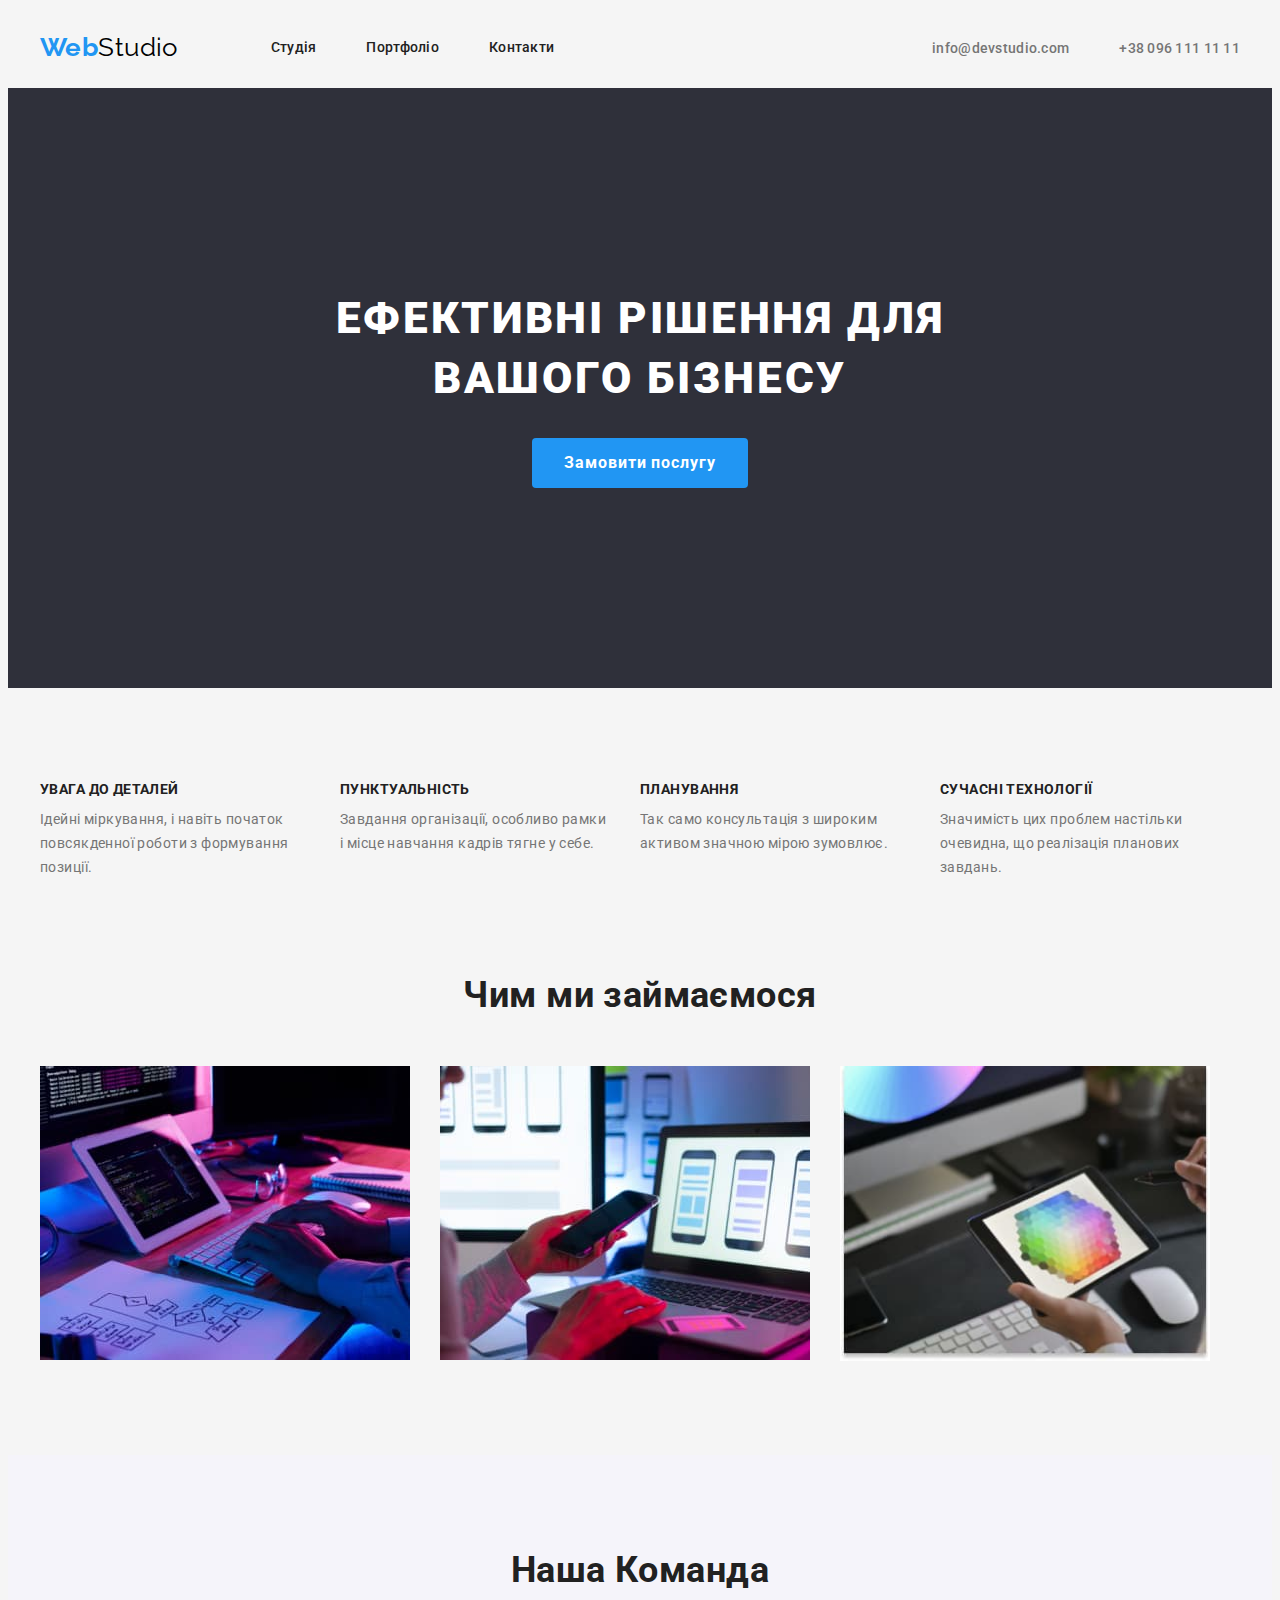
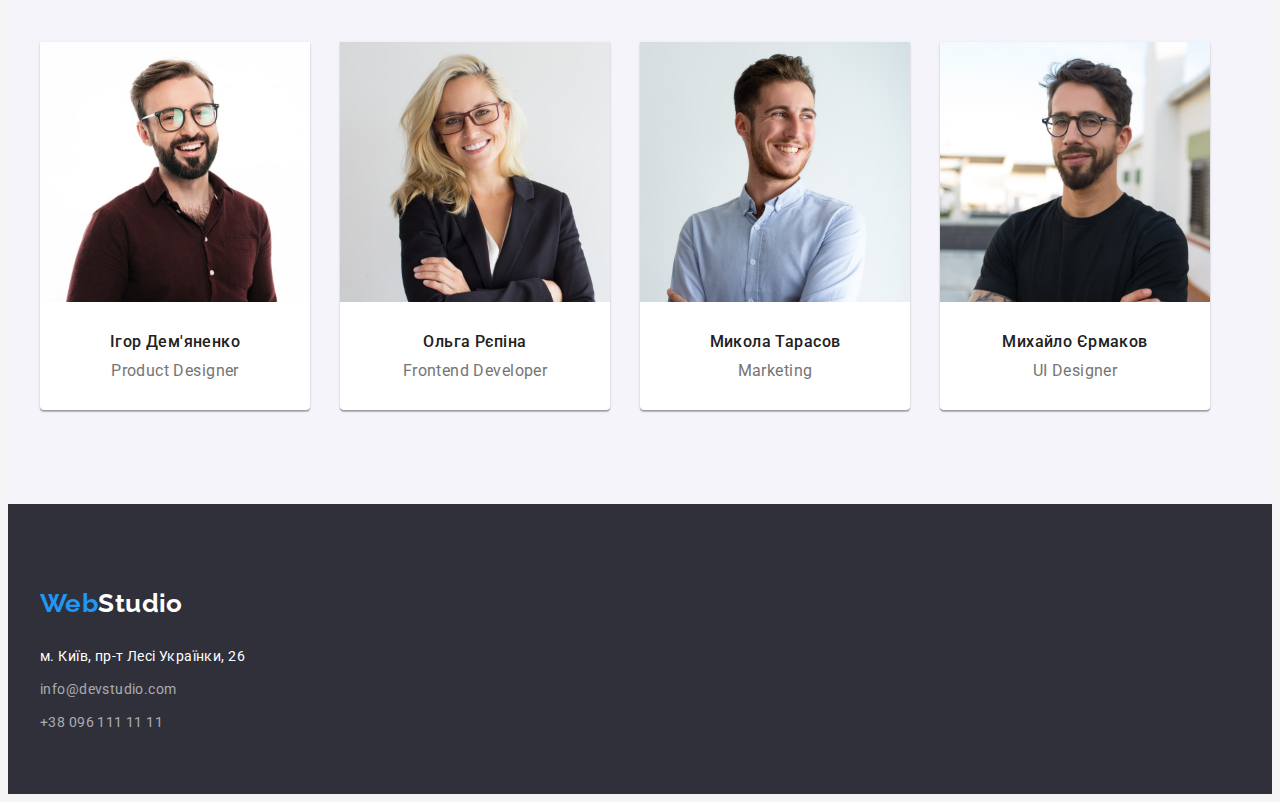
<file: index.html>
<!DOCTYPE html>
<html lang="uk">
  <head>
    <meta charset="UTF-8" />
    <meta http-equiv="X-UA-Compatible" content="IE=edge" />
    <meta name="viewport" content="width=device-width, initial-scale=1.0" />
    <title>WebStudio</title>

    <!--Fonts-->
    <link rel="preconnect" href="https://fonts.googleapis.com" />
    <link rel="preconnect" href="https://fonts.gstatic.com" crossorigin />
    <link
      href="https://fonts.googleapis.com/css2?family=Raleway:wght@700&family=Roboto:wght@400;500;700;900&display=swap"
      rel="stylesheet"
    />
    <!-- Modern normalize-->
    <link
      rel="stylesheet"
      href="https://cdnjs.cloudflare.com/ajax/libs/modern-normalize/1.1.0/modern-normalize.min.css"
      integrity="sha512-wpPYUAdjBVSE4KJnH1VR1HeZfpl1ub8YT/NKx4PuQ5NmX2tKuGu6U/JRp5y+Y8XG2tV+wKQpNHVUX03MfMFn9Q=="
      crossorigin="anonymous"
      referrerpolicy="no-referrer"
    />

    <!--Custom styles-->
    <link rel="stylesheet" href="./css/styles.css" />
  </head>
  <body class="page">
    <!--Шапка сайту-->
    <header class="header-page">
      <div class="container header-container">
        <a class="logo" href="./index.html"
          >Web<span class="logo-header">Studio</span></a
        >
        <nav class="site-nav">
          <ul class="list-nav list">
            <li class="list-item header-item">
              <a class="link-nav" href="./index.html">Студія</a>
            </li>
            <li class="list-item header-item">
              <a class="link-nav" href="./portfolio.html">Портфоліо</a>
            </li>
            <li class="list-item header-item">
              <a class="link-nav" href="">Контакти</a>
            </li>
          </ul>
        </nav>

        <ul class="header-group list">
          <li class="list-item">
            <a class="link-contact" href="mailto:info@devstudio.com"
              >info@devstudio.com</a
            >
          </li>
          <li class="list-item">
            <a class="link-contact" href="tel:+38 096 111 11 11"
              >+38 096 111 11 11</a
            >
          </li>
        </ul>
      </div>
    </header>

    <!--Секція hero-->
    <main>
      <section class="hero">
        <div class="container hero-container">
          <h1 class="title">Ефективні рішення для вашого бізнесу</h1>
          <button class="btn-hero" type="button">Замовити послугу</button>
        </div>
      </section>

      <!--Особливості-->
      <section class="features section">
        <div class="container">
          <h2 hidden class="section-title">Особливості</h2>
          <ul class="list list-features">
            <li class="list-item features-item">
              <h3 class="subtitle">УВАГА ДО ДЕТАЛЕЙ</h3>
              <p class="desk">
                Ідейні міркування, і навіть початок повсякденної роботи з
                формування позиції.
              </p>
            </li>
            <li class="list-item features-item">
              <h3 class="subtitle">ПУНКТУАЛЬНІСТЬ</h3>
              <p class="desk">
                Завдання організації, особливо рамки і місце навчання кадрів
                тягне у себе.
              </p>
            </li>
            <li class="list-item features-item">
              <h3 class="subtitle">ПЛАНУВАННЯ</h3>
              <p class="desk">
                Так само консультація з широким активом значною мірою зумовлює.
              </p>
            </li>
            <li class="list-item features-item">
              <h3 class="subtitle">СУЧАСНІ ТЕХНОЛОГІЇ</h3>
              <p class="desk">
                Значимість цих проблем настільки очевидна, що реалізація
                планових завдань.
              </p>
            </li>
          </ul>
        </div>
      </section>

      <!--Секція з картинками-->
      <section class="services section">
        <div class="container">
          <h2 class="section-title">Чим ми займаємося</h2>
          <ul class="list services-list">
            <li class="list-item services-item">
              <img
                class="img"
                src="./images/box1.jpg"
                alt="розробка"
                width="370"
              />
            </li>
            <li class="list-item services-item">
              <img
                class="img"
                src="./images/box2.jpg"
                alt="оптимізація"
                width="370"
              />
            </li>
            <li class="list-item services-item">
              <img
                class="img"
                src="./images/box3.jpg"
                alt="дизайн"
                width="370"
              />
            </li>
          </ul>
        </div>
      </section>

      <!--Наша команда-->
      <section class="team section">
        <div class="container">
          <h2 class="section-title">Наша Команда</h2>
          <ul class="list team-list">
            <li class="team-item">
              <img
                class="img"
                src="./images/img1.jpg"
                alt="фото продакт дизайнера"
                width="270"
              />
              <div class="card">
                <h3 class="team-name">Ігор Дем'яненко</h3>
                <p class="team-position">Product Designer</p>
              </div>
            </li>
            <li class="team-item">
              <img
                class="img"
                src="./images/img2.jpg"
                alt="фото фронтендера"
                width="270"
              />
              <div class="card">
                <h3 class="team-name">Ольга Рєпіна</h3>
                <p class="team-position">Frontend Developer</p>
              </div>
            </li>
            <li class="team-item">
              <img
                class="img"
                src="./images/img3.jpg"
                alt="фото маркетолога"
                width="270"
              />
              <div class="card">
                <h3 class="team-name">Микола Тарасов</h3>
                <p class="team-position">Marketing</p>
              </div>
            </li>
            <li class="team-item">
              <img
                class="img"
                src="./images/img4.jpg"
                alt="фото дизайнера"
                width="270"
              />
              <div class="card">
                <h3 class="team-name">Михайло Єрмаков</h3>
                <p class="team-position">UI Designer</p>
              </div>
            </li>
          </ul>
        </div>
      </section>
    </main>

    <footer class="footer">
      <div class="container footer-container">
        <a class="logo" href="./index.html"
          >Web<span class="logo-accent">Studio</span></a
        >
        <address>
          <ul class="contacts-list">
            <li class="list-item contact-address">
              <a class="address" href="address:м. Київ, пр-т Лесі Українки, 26">
                м. Київ, пр-т Лесі Українки, 26
              </a>
            </li>
            <li class="list-item contact-mail">
              <a class="contacts link-nav" href="mailto:info@devstudio.com">
                info@devstudio.com
              </a>
            </li>
            <li class="list-item">
              <a class="contacts link-nav" href="tel:+38 096 111 11 11">
                +38 096 111 11 11</a
              >
            </li>
          </ul>
        </address>
      </div>
    </footer>
  </body>
</html>
</file>
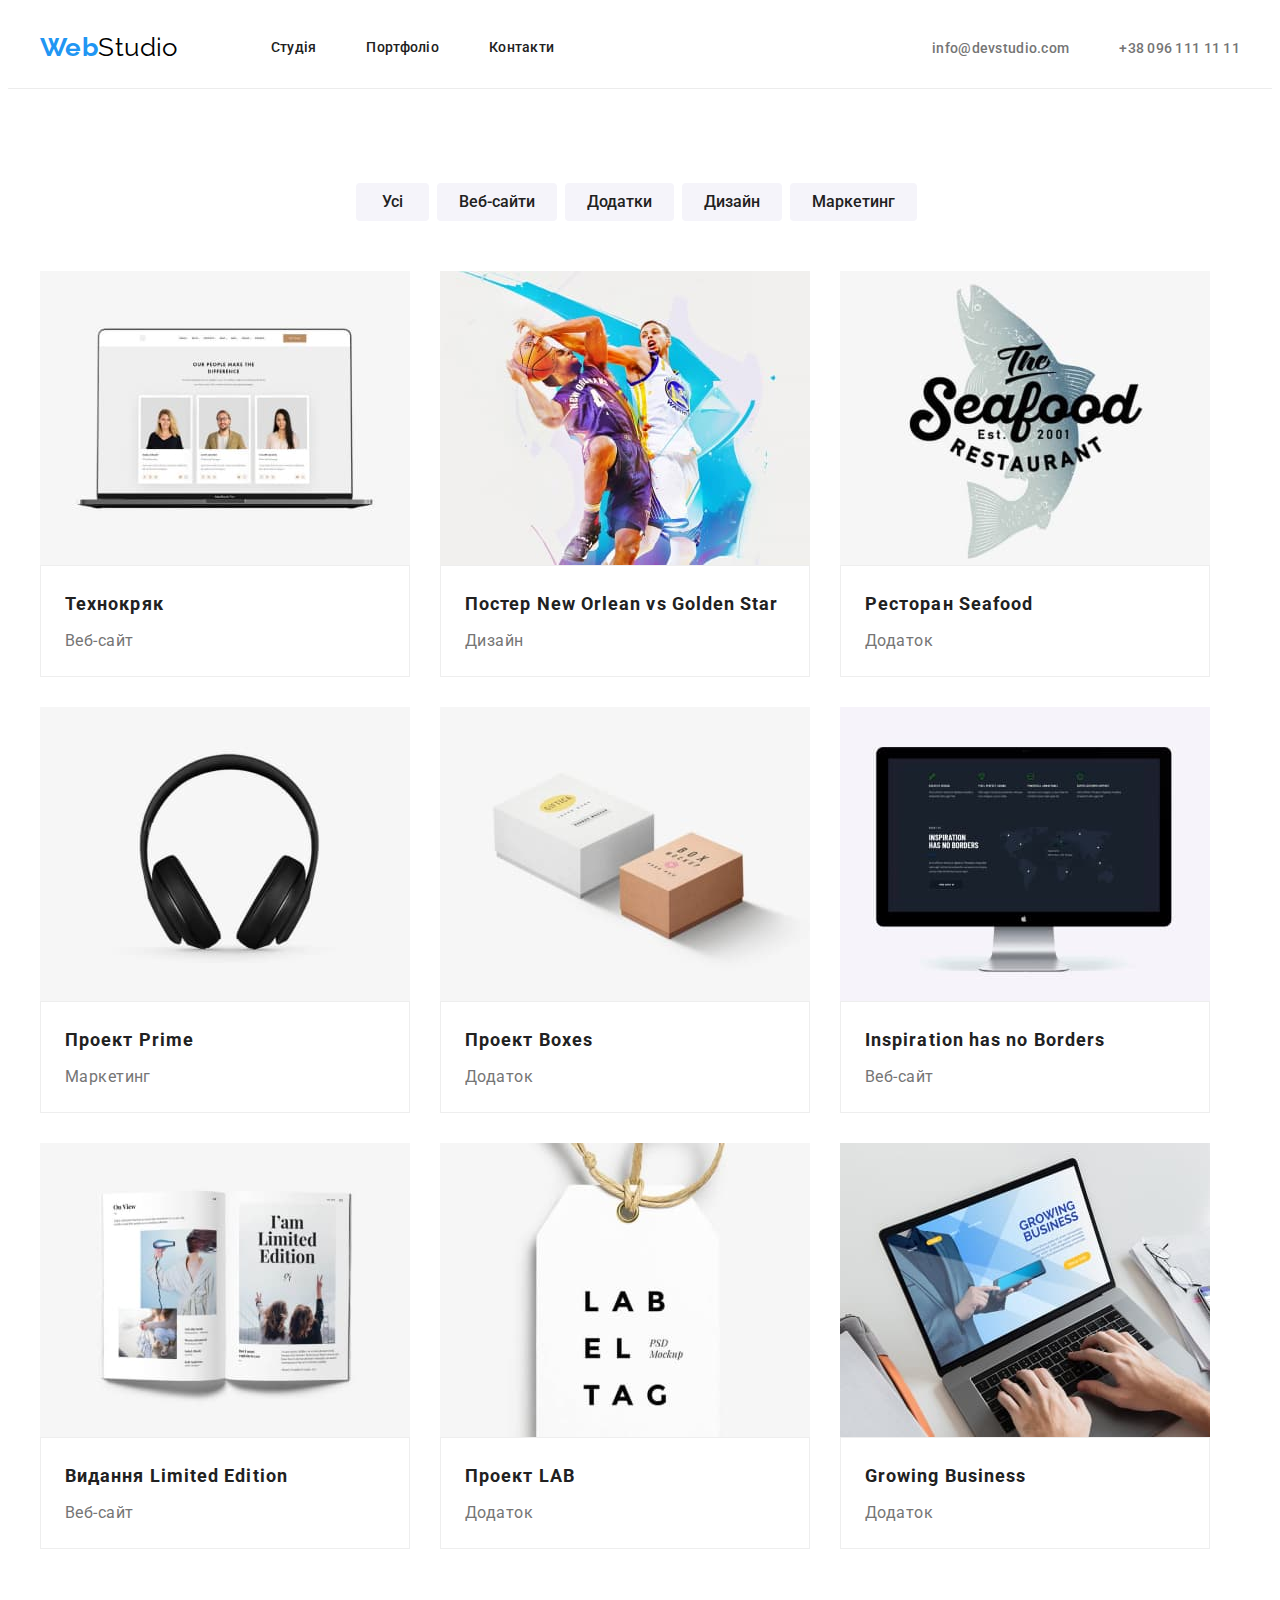
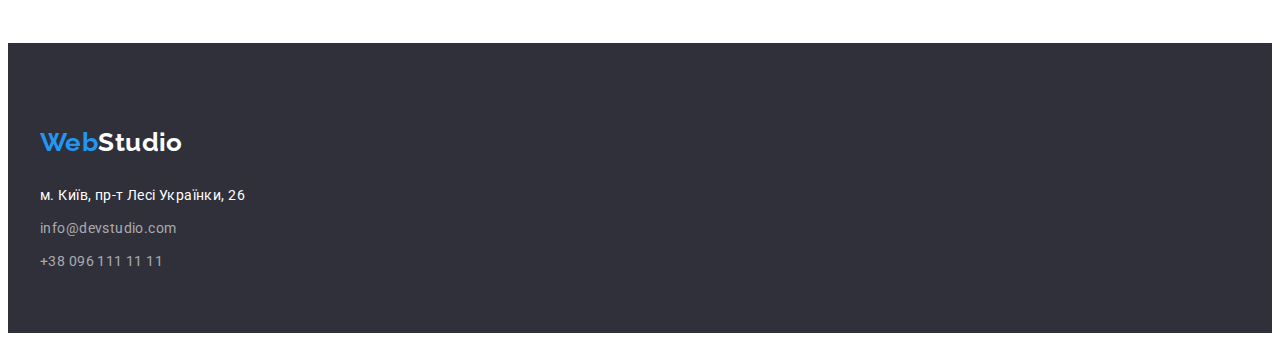
<file: portfolio.html>
<!DOCTYPE html>
<html lang="uk">
  <head>
    <meta charset="UTF-8" />
    <meta http-equiv="X-UA-Compatible" content="IE=edge" />
    <meta name="viewport" content="width=device-width, initial-scale=1.0" />
    <title>Portfolio</title>

    <!--Fonts-->
    <link rel="preconnect" href="https://fonts.googleapis.com" />
    <link rel="preconnect" href="https://fonts.gstatic.com" crossorigin />
    <link
      href="https://fonts.googleapis.com/css2?family=Raleway:wght@700&family=Roboto:wght@400;500;700;900&display=swap"
      rel="stylesheet"
    />

    <!-- Modern normalize-->
    <link
      rel="stylesheet"
      href="https://cdnjs.cloudflare.com/ajax/libs/modern-normalize/1.1.0/modern-normalize.min.css"
      integrity="sha512-wpPYUAdjBVSE4KJnH1VR1HeZfpl1ub8YT/NKx4PuQ5NmX2tKuGu6U/JRp5y+Y8XG2tV+wKQpNHVUX03MfMFn9Q=="
      crossorigin="anonymous"
      referrerpolicy="no-referrer"
    />

    <!--Custom styles-->
    <link rel="stylesheet" href="./css/styles.css" />
  </head>
  <body class="page page-body">
    <!--Шапка сайту-->
    <header class="header">
      <div class="container header-container">
        <a class="logo" href="./index.html"
          >Web<span class="logo-header">Studio</span></a
        >
        <nav class="site-nav">
          <ul class="list-nav list">
            <li class="list-item header-item">
              <a class="link-nav" href="./index.html">Студія</a>
            </li>
            <li class="list-item header-item">
              <a class="link-nav" href="./portfolio.html">Портфоліо</a>
            </li>
            <li class="list-item header-item">
              <a class="link-nav" href="">Контакти</a>
            </li>
          </ul>
        </nav>

        <ul class="header-group list">
          <li class="list-item">
            <a class="link-contact" href="mailto:info@devstudio.com"
              >info@devstudio.com</a
            >
          </li>
          <li class="list-item">
            <a class="link-contact" href="tel:+38 096 111 11 11"
              >+38 096 111 11 11</a
            >
          </li>
        </ul>
      </div>
    </header>

    <main>
      <section class="projects section">
        <div class="container">
          <h1 hidden>Можливості</h1>
          <ul class="filters list">
            <li class="list-item">
              <button class="btn-filter" type="button">Усі</button>
            </li>
            <li class="list-item">
              <button class="btn-filter" type="button">Веб-сайти</button>
            </li>
            <li class="list-item">
              <button class="btn-filter" type="button">Додатки</button>
            </li>
            <li class="list-item">
              <button class="btn-filter" type="button">Дизайн</button>
            </li>
            <li class="list-item">
              <button class="btn-filter" type="button">Маркетинг</button>
            </li>
          </ul>

          <ul class="works list">
            <li class="work-list">
              <img src="./images2/img1.jpg" alt="веб-сайт" width="370" />
              <div class="portfolio-cards">
                <h2 class="project-name">Технокряк</h2>
                <p class="work-type">Веб-сайт</p>
              </div>
            </li>
            <li class="work-list">
              <img
                src="./images2/img2.jpg"
                alt="постер з баскетболістами"
                width="370"
              />
              <div class="portfolio-cards">
                <h2 class="project-name">Постер New Orlean vs Golden Star</h2>
                <p class="work-type">Дизайн</p>
              </div>
            </li>
            <li class="work-list">
              <img
                src="./images2/img3.jpg"
                alt="логотип ресторану"
                width="370"
              />
              <div class="portfolio-cards">
                <h2 class="project-name">Ресторан Seafood</h2>
                <p class="work-type">Додаток</p>
              </div>
            </li>
            <li class="work-list">
              <img src="./images2/img4.jpg" alt="навушники" width="370" />
              <div class="portfolio-cards">
                <h2 class="project-name">Проект Prime</h2>
                <p class="work-type">Маркетинг</p>
              </div>
            </li>
            <li class="work-list">
              <img src="./images2/img5.jpg" alt="коробки" width="370" />
              <div class="portfolio-cards">
                <h2 class="project-name">Проект Boxes</h2>
                <p class="work-type">Додаток</p>
              </div>
            </li>
            <li class="work-list">
              <img src="./images2/img6.jpg" alt="сайт" width="370" />
              <div class="portfolio-cards">
                <h2 class="project-name">Inspiration has no Borders</h2>
                <p class="work-type">Веб-сайт</p>
              </div>
            </li>
            <li class="work-list">
              <img src="./images2/img7.jpg" alt="дизайн книги" width="370" />
              <div class="portfolio-cards">
                <h2 class="project-name">Видання Limited Edition</h2>
                <p class="work-type">Веб-сайт</p>
              </div>
            </li>
            <li class="work-list">
              <img src="./images2/img8.jpg" alt="проект лаб" width="370" />
              <div class="portfolio-cards">
                <h2 class="project-name">Проект LAB</h2>
                <p class="work-type">Додаток</p>
              </div>
            </li>
            <li class="work-list">
              <img src="./images2/img9.jpg" alt="додаток" width="370" />
              <div class="portfolio-cards">
                <h2 class="project-name">Growing Business</h2>
                <p class="work-type">Додаток</p>
              </div>
            </li>
          </ul>
        </div>
      </section>
    </main>

    <footer class="footer">
      <div class="container footer-container">
        <a class="logo" href="./index.html"
          >Web<span class="logo-accent">Studio</span></a
        >
        <address>
          <ul class="contacts-list">
            <li class="list-item contact-address">
              <a class="address" href="address:м. Київ, пр-т Лесі Українки, 26">
                м. Київ, пр-т Лесі Українки, 26
              </a>
            </li>
            <li class="list-item contact-mail">
              <a class="contacts link-nav" href="mailto:info@devstudio.com">
                info@devstudio.com
              </a>
            </li>
            <li class="list-item">
              <a class="contacts link-nav" href="tel:+38 096 111 11 11">
                +38 096 111 11 11</a
              >
            </li>
          </ul>
        </address>
      </div>
    </footer>
  </body>
</html>
</file>
<file: css/styles.css>
/* Основной цвет фона F5F5F5 */
/* Вторичный цвет фона 2F303A */
/* Основной цвет текста 212121 */
/* вторичный цвет текста 757575 */
/* доп.цвета лого,хедер голубой:2196F3, черный:000000 */
/* цвет кнопок 2196F3 */
/* цвет кнопок портфолио неакт F5F4FA */

:root {
  /* Fonts */

  --main-font: roboto, sans-serif;
  --logo-font: raleway, sans-serif;

  /* Text colors */

  --primary-color: #212121;
  --secondary-color: #757575;
  --hero-color: #ffffff;

  /* Background colors */

  --primary-bkgcolor: #f5f5f5;
  --secondary-bkgcolor: #2f303a;
  --body-bgk: #f5f5f5;

  /* Others */

  --button-color-hero: #2196f3;
  --button-color: #f5f4fa;
  --link-active: #2196f3;
  --light-bgk: #f5f4fa;
  --button-color-active: #188ce8;
  --logo-header: #000000;
  --contacts-footer: rgba(255, 255, 255, 0.6);
}

.page {
  background-color: var(--body-bgk);
  font-size: 14px;
  font-family: var(--main-font);
  letter-spacing: 0.03em;
  color: var(--primary-color);
}

.container {
  max-width: 1200px;
  padding: 0 15px 0 15px;
  margin-left: auto;
  margin-right: auto;
}

h1,
h2,
h3,
p,
ul {
  margin-top: 0;
  margin-bottom: 0;
  padding: 0;
}

.section {
  padding: 94px 0;
  width: 100%;
}

/* IMAGES */

img {
  display: block;
  max-width: 100%;
  height: auto;
}

/* Header */

.header {
  border-bottom: 1px solid #ececec;
}

.header-group {
  color: var(--secondary-color);
  font-weight: 500;
  line-height: 1.14;
  letter-spacing: 0.02em;
  display: flex;
  align-items: center;
}

.site-nav {
  display: flex;
  align-items: center;
  margin-right: auto;
  margin-left: 0;
}

.header-container {
  display: flex;
  align-items: center;
}

.header-link .header-item {
  display: block;
  align-items: center;
}

.header-item {
  padding-top: 32px;
  padding-bottom: 32px;
}

.header-group .list-item + .list-item {
  margin-left: auto;
  margin-right: 0;
}

.logo {
  font-style: Bold;
  font-size: 26px;
  font-weight: 700;
  color: var(--link-active);
  text-decoration: none;
  font-family: var(--logo-font);
  line-height: 1.19;
  display: block;
  align-items: center;
  padding-top: 24px;
  padding-bottom: 25px;
}

.logo-header {
  color: var(--logo-header);
  font-family: var(--logo-font);
  font-weight: 400;
  line-height: 1.19;
}

.list-nav {
  font-weight: 500;
  line-height: 1.14;
  letter-spacing: 0.02em;
  display: flex;
  min-width: 45px;
  margin-left: 93px;
  margin-right: auto;
}

.link-nav:hover,
.link-nav:focus {
  color: var(--link-active);
}

.link-nav {
  text-decoration: none;
  color: var(--primary-color);
}

.list-nav li {
  margin-right: 50px;
}

.header-group li {
  margin-right: 50px;
}

.list-item,
.list,
.contacts-list,
.btn-list,
.work-list {
  list-style: none;
  font-style: normal;
}

.link-contact:hover,
.link-contact:focus {
  color: var(--link-active);
}

.link-contact {
  font-size: 14px;
  font-weight: 500;
  line-height: calc(16 / 14);
  text-decoration: none;
  letter-spacing: 0.02em;
  color: var(--secondary-color);
  margin-top: 32px;
  margin-bottom: 32px;
}

/* Hero */

.hero {
  background-color: var(--secondary-bkgcolor);
  padding-top: 200px;
  padding-bottom: 200px;
}

.hero-container {
  display: flex;
  text-align: center;
  flex-direction: column;
}

.title {
  color: var(--hero-color);
  font-weight: 900;
  font-size: 44px;
  line-height: calc(60 / 44);
  text-align: center;
  text-transform: uppercase;
  letter-spacing: 0.06em;
  margin-top: 0;
  margin-bottom: 30px;
  width: 696px;
  margin-left: auto;
  margin-right: auto;
}

.btn-hero {
  font-family: inherit;
  background-color: var(--button-color-hero);
  color: var(--hero-color);
  font-weight: 700;
  font-size: 16px;
  line-height: calc(30 / 16);
  text-align: center;
  cursor: pointer;
  letter-spacing: 0.06em;
  border-radius: 4px;
  padding: 10px 32px;
  min-width: 216px;
  min-height: 50px;
  display: block;
  margin-left: auto;
  margin-right: auto;
  border: none;
}

/*Features*/

.features {
  background-color: var(--primary-bkgcolor);
  padding-bottom: 0;
}

.subtitle {
  font-size: 14px;
  line-height: 1.14;
  letter-spacing: 0.03em;
  text-transform: uppercase;
  margin-top: 0;
  margin-bottom: 10px;
}

.features p {
  color: var(--secondary-color);
  font-weight: 400;
  line-height: 1.71;
}

.list-features {
  display: flex;
  gap: 30px;
}

.features-item {
  width: 270px;
}

.desk {
  color: var(--secondary-color);
  font-size: 14px;
  letter-spacing: 0.03em;
}

/*Services*/

.services {
  background-color: var(--primary-bkgcolor);
}

.section-title {
  font-weight: 700;
  font-size: 36px;
  line-height: 1.17;
  text-align: center;
  margin-bottom: 50px;
}

.services-list {
  display: flex;
  gap: 30px;
}

.services-item {
  width: 370px;
}

/*Team*/

.team {
  background-color: var(--light-bgk);
}

.team-list {
  display: flex;
  gap: 30px;
}

.team-item {
  background-color: var(--hero-color);
  width: 270px;
  box-shadow: 0px 1px 3px rgba(0, 0, 0, 0.12), 0px 1px 1px rgba(0, 0, 0, 0.14),
    0px 2px 1px rgba(0, 0, 0, 0.2);
  border-radius: 0px 0px 4px 4px;
}

.card {
  padding-top: 30px;
}

.team-name {
  font-weight: 500;
  font-size: 16px;
  line-height: 1.19;
  text-align: center;
  margin-bottom: 10px;
}

.team-position {
  color: var(--secondary-color);
  font-weight: 400;
  font-size: 16px;
  line-height: 1.19;
  text-align: center;
  padding-bottom: 30px;
}

/*Footer*/

.footer {
  background-color: var(--secondary-bkgcolor);
  padding-top: 60px;
  padding-bottom: 60px;
}

.logo-accent {
  color: var(--hero-color);
  font-family: var(--logo-font);
  line-height: calc(31 / 26);
}

.address {
  font-size: 14px;
  line-height: calc(24 / 14);
  text-decoration: none;
  color: var(--hero-color);
}
.contacts {
  font-size: 14px;
  line-height: calc(24 / 14);
  text-decoration: none;
  color: var(--contacts-footer);
}

.contact-mail {
  margin-bottom: 9px;
}

.contact-address {
  margin-bottom: 9px;
}

/* Portfolio Buttons */

.filters {
  display: flex;
  justify-content: center;
  margin-bottom: 50px;
}

.btn-filter {
  font-family: inherit;
  background-color: var(--button-color);
  color: var(--primary-color);
  font-size: 16px;
  font-weight: 500;
  line-height: calc(26 / 16);
  text-align: center;
  cursor: pointer;
  border: none;
  border-radius: 4px;
  padding: 6px 22px;
  display: inline-block;
  min-width: 73px;
  margin-right: 8px;
}

.btn-filter:hover,
.btn-filter:focus {
  color: var(--hero-color);
  background-color: var(--link-active);
}

/* Portfolio Projects */

.page-body {
  background-color: var(--hero-color);
}

.portfolio-cards {
  background: #ffffff;
  border-top: 1px solid #eeeeee;
  border-bottom: 1px solid #eeeeee;
  border-left: 1px solid #eeeeee;
  border-right: 1px solid #eeeeee;
  padding: 20px 24px 20px 24px;
}

.project-name {
  font-size: 18px;
  font-weight: 700;
  line-height: calc(36 / 18);
  letter-spacing: 0.06em;
  color: var(--primary-color);
}

.work-type {
  color: var(--secondary-color);
  font-size: 16px;
  line-height: calc(30 / 16);
  margin-top: 4px;
}
.works {
  display: flex;
  flex-wrap: wrap;
  gap: 30px;
}

.work-list {
  width: 370px;
}
</file>
